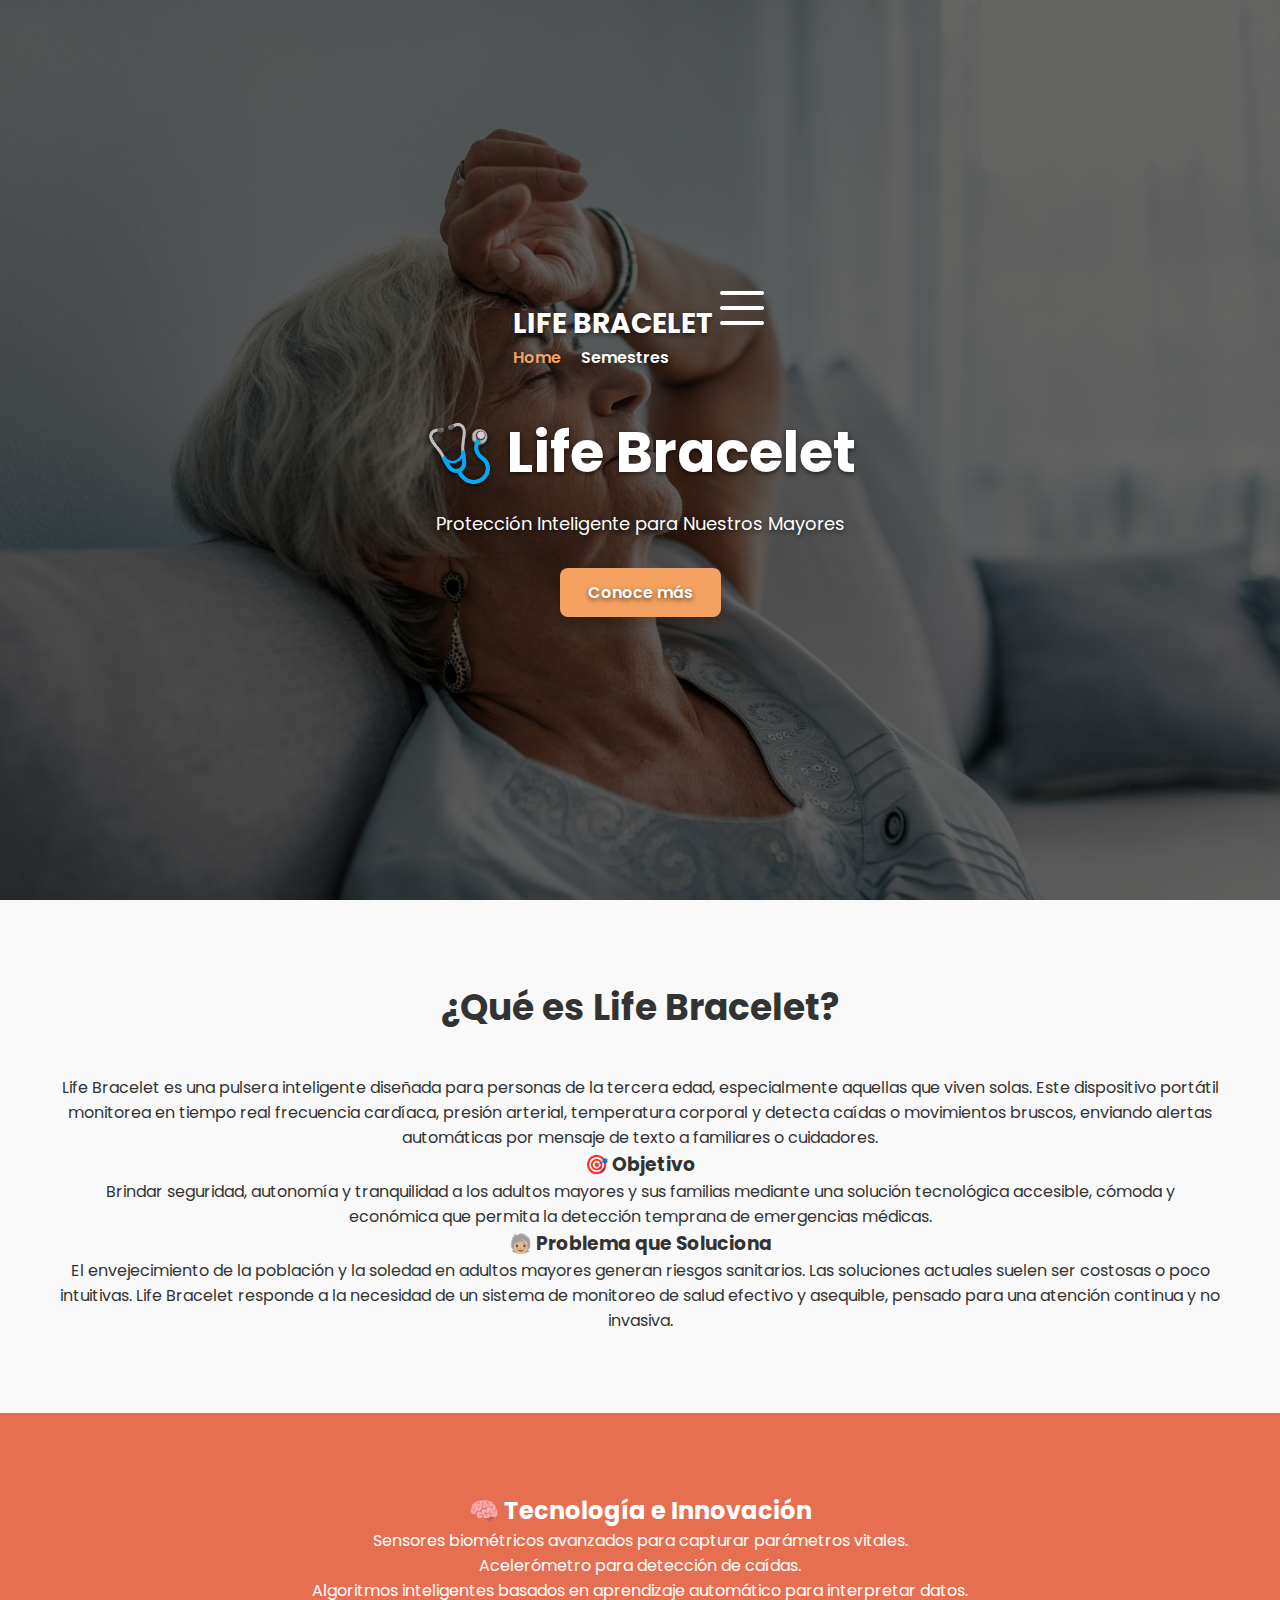
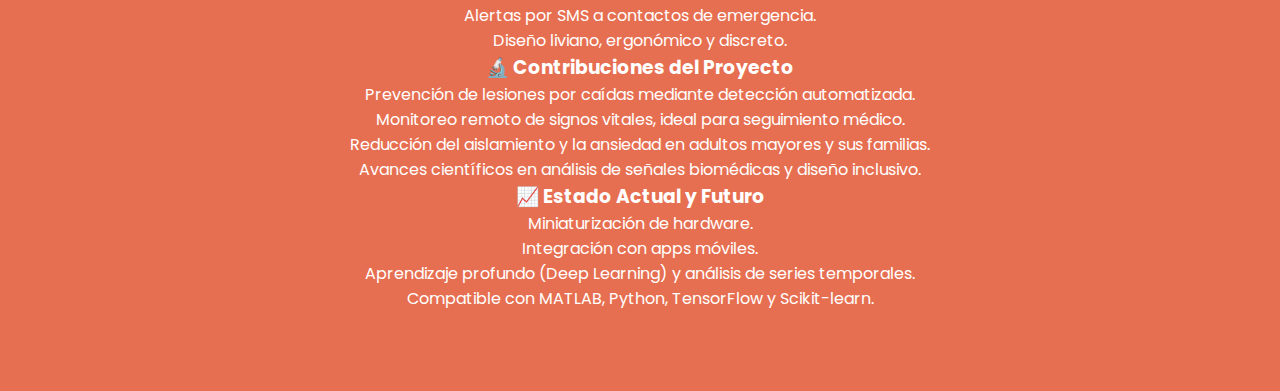
<file: lifebracelet/index.html>
<!DOCTYPE html>
<html lang="es">
<head>
    <meta charset="UTF-8" />
    <meta name="viewport" content="width=device-width, initial-scale=1" />
    <title>Life Bracelet - Protección Inteligente</title>
    <link rel="stylesheet" href="css/style.css" />
</head>
<body>
    <header class="header">
        <div class="menu container">
            <a href="index.html" class="logo">Life Bracelet</a>
            <label for="menu-toggle">
                <img src="img/menu.png" class="menu-icon" alt="Menú" />
            </label>
            <nav class="navbar">
                <ul>
                    <li><a href="index.html" class="active">Home</a></li>
                    <li><a href="semestres.html">Semestres</a></li>

                </ul>
            </nav>
        </div>
        <div class="header-content container">
            <h1>🩺 Life Bracelet</h1>
            <p>Protección Inteligente para Nuestros Mayores</p>
            <a href="#proyecto" class="btn">Conoce más</a>
        </div>
    </header>

    <section id="proyecto" class="services">
        <div class="services-content container">
            <h2>¿Qué es Life Bracelet?</h2>
            <p>Life Bracelet es una pulsera inteligente diseñada para personas de la tercera edad, especialmente aquellas que viven solas. Este dispositivo portátil monitorea en tiempo real frecuencia cardíaca, presión arterial, temperatura corporal y detecta caídas o movimientos bruscos, enviando alertas automáticas por mensaje de texto a familiares o cuidadores.</p>

            <h3>🎯 Objetivo</h3>
            <p>Brindar seguridad, autonomía y tranquilidad a los adultos mayores y sus familias mediante una solución tecnológica accesible, cómoda y económica que permita la detección temprana de emergencias médicas.</p>

            <h3>🧓🏼 Problema que Soluciona</h3>
            <p>El envejecimiento de la población y la soledad en adultos mayores generan riesgos sanitarios. Las soluciones actuales suelen ser costosas o poco intuitivas. Life Bracelet responde a la necesidad de un sistema de monitoreo de salud efectivo y asequible, pensado para una atención continua y no invasiva.</p>
        </div>
    </section>

    <section id="tecnologia" class="general">
        <div class="general-content container">
            <h2>🧠 Tecnología e Innovación</h2>
            <ul>
                <li>Sensores biométricos avanzados para capturar parámetros vitales.</li>
                <li>Acelerómetro para detección de caídas.</li>
                <li>Algoritmos inteligentes basados en aprendizaje automático para interpretar datos.</li>
                <li>Alertas por SMS a contactos de emergencia.</li>
                <li>Diseño liviano, ergonómico y discreto.</li>
            </ul>

            <h3>🔬 Contribuciones del Proyecto</h3>
            <ul>
                <li>Prevención de lesiones por caídas mediante detección automatizada.</li>
                <li>Monitoreo remoto de signos vitales, ideal para seguimiento médico.</li>
                <li>Reducción del aislamiento y la ansiedad en adultos mayores y sus familias.</li>
                <li>Avances científicos en análisis de señales biomédicas y diseño inclusivo.</li>
            </ul>

            <h3>📈 Estado Actual y Futuro</h3>
            <ul>
                <li>Miniaturización de hardware.</li>
                <li>Integración con apps móviles.</li>
                <li>Aprendizaje profundo (Deep Learning) y análisis de series temporales.</li>
                <li>Compatible con MATLAB, Python, TensorFlow y Scikit-learn.</li>
            </ul>
        </div>
    </section>

</body>
</html>
</file>
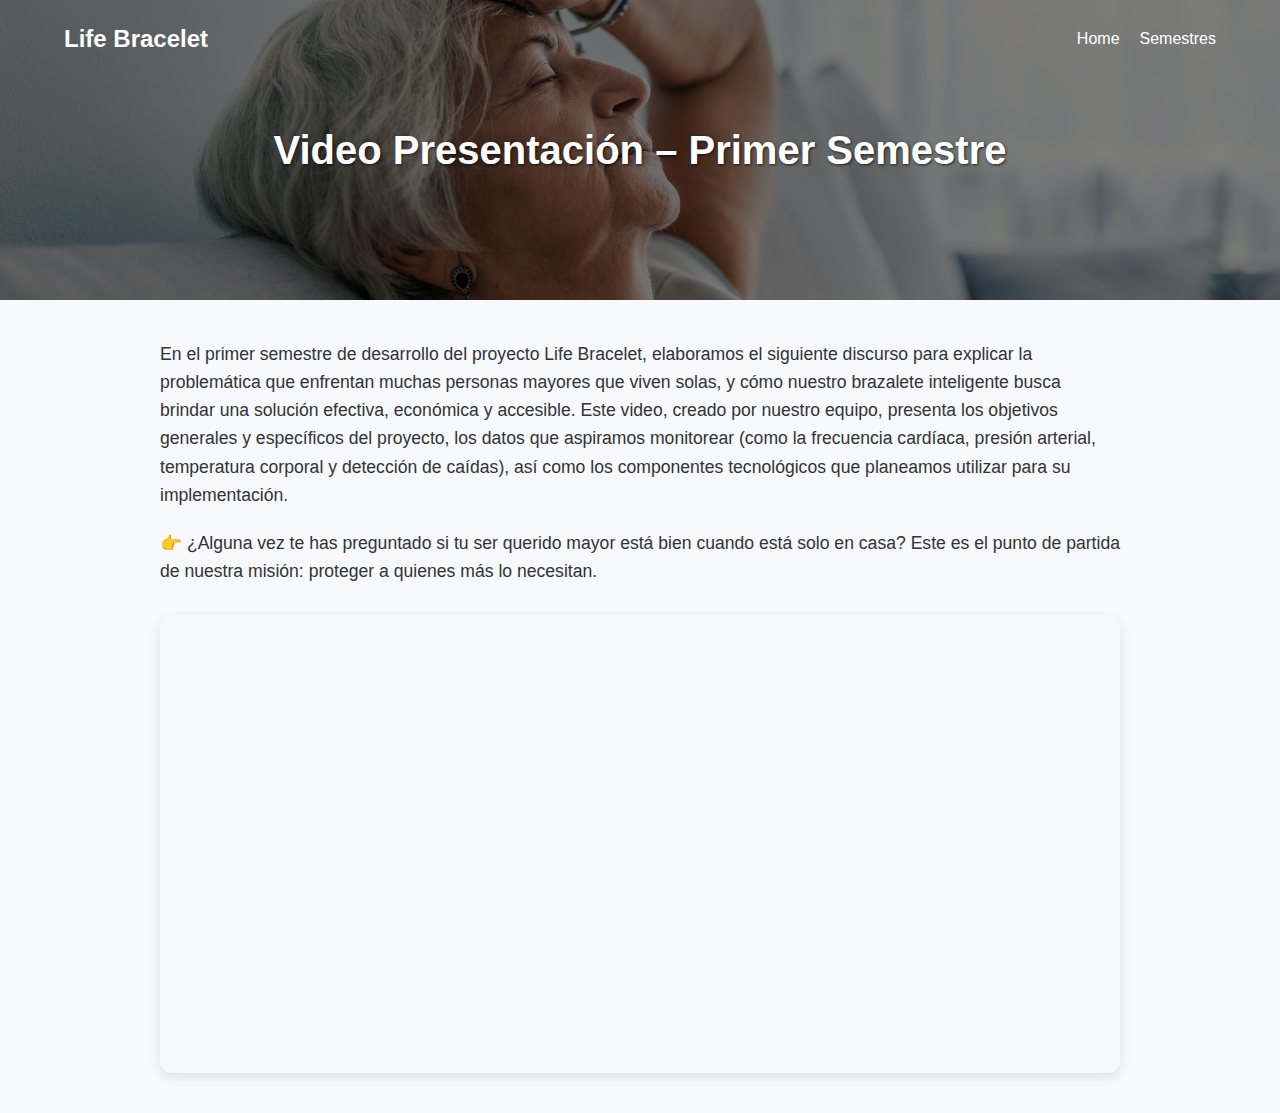
<file: lifebracelet/semestre1.html>
<!DOCTYPE html>
<html lang="es">
<head>
    <meta charset="UTF-8">
    <meta name="viewport" content="width=device-width, initial-scale=1.0">
    <title>Semestre 1 - Life Bracelet</title>
    <link rel="stylesheet" href="css/semestre1.css">
</head>
<body>

    <header class="header">
        <div class="menu_container">
            <a href="index.html" class="logo">Life Bracelet</a>
            <input type="checkbox" id="menu">
            <label for="menu">
                <img src="img/menu.png" class="menu_icono" alt="Menú">
            </label>
            <nav class="navbar">
                <ul>
                    <li><a href="index.html">Home</a></li>
                    <li><a href="semestres.html">Semestres</a></li>

                </ul>
            </nav>
        </div>
        <div class="header_content container">
            <h1>Video Presentación – Primer Semestre</h1>
        </div>
    </header>

    <section class="content container">
        <p>
            En el primer semestre de desarrollo del proyecto Life Bracelet, elaboramos el siguiente discurso para explicar la problemática que enfrentan muchas personas mayores que viven solas, y cómo nuestro brazalete inteligente busca brindar una solución efectiva, económica y accesible. Este video, creado por nuestro equipo, presenta los objetivos generales y específicos del proyecto, los datos que aspiramos monitorear (como la frecuencia cardíaca, presión arterial, temperatura corporal y detección de caídas), así como los componentes tecnológicos que planeamos utilizar para su implementación.
        </p>
        <p>
            👉 ¿Alguna vez te has preguntado si tu ser querido mayor está bien cuando está solo en casa? Este es el punto de partida de nuestra misión: proteger a quienes más lo necesitan.
        </p>

        <div class="video_container">
            <iframe width="100%" height="450" src="https://www.youtube.com/embed/3JvkqC3mMDg?si=EJ2bBh1JfSTwI2Ob" 
            title="Video Semestre 1" frameborder="0" allowfullscreen></iframe>
        </div>
    </section>

</body>
</html>
</file>
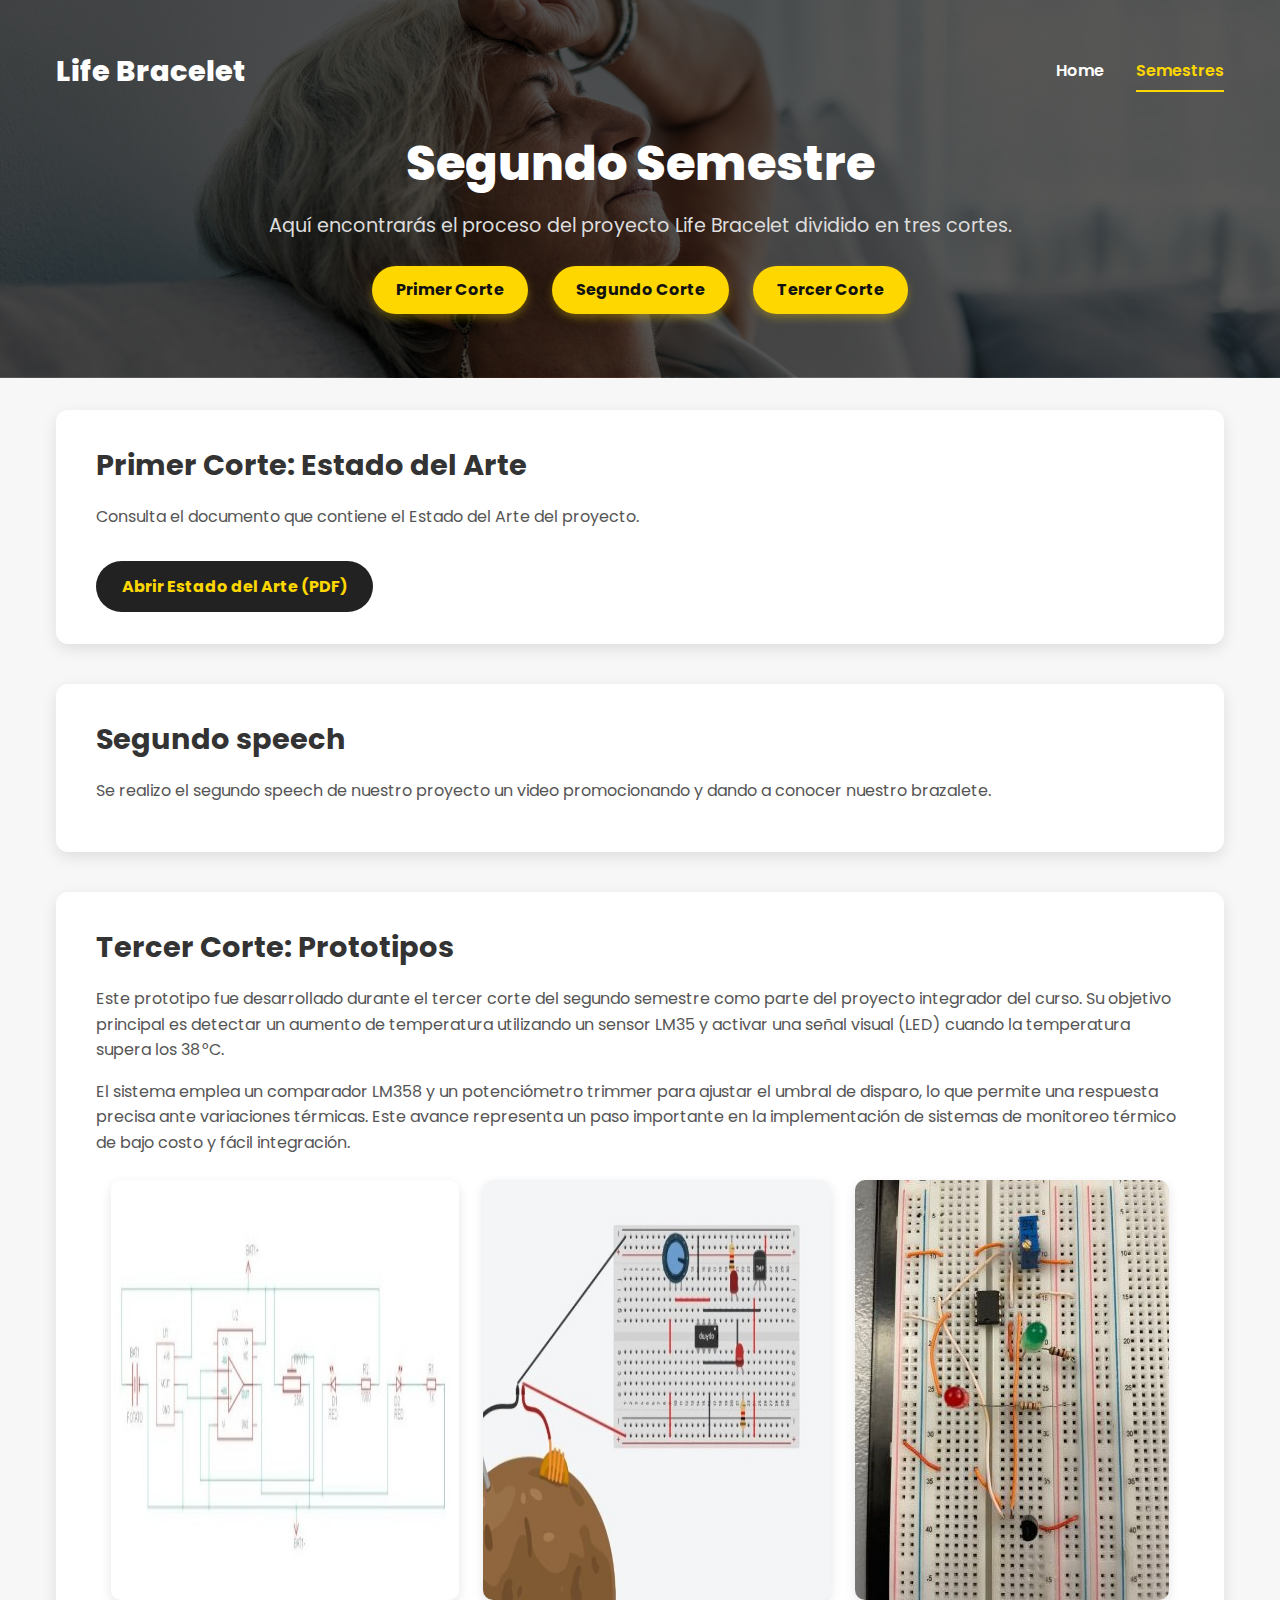
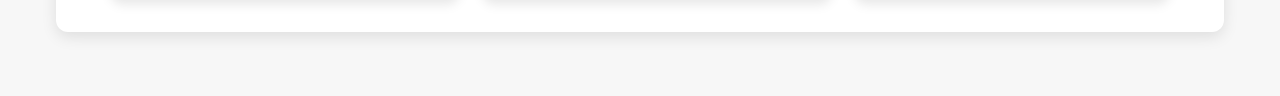
<file: lifebracelet/semestre2.html>
<!DOCTYPE html>
<html lang="es">
<head>
  <meta charset="UTF-8" />
  <meta name="viewport" content="width=device-width, initial-scale=1" />
  <title>Life Bracelet - Semestre 2</title>
  <link rel="stylesheet" href="css/semestre2.css" />
</head>
<body>
  <header class="header">
    <div class="menu_container container">
      <a href="index.html" class="logo">Life Bracelet</a>
      <label for="menu" class="menu_label">
        <img src="img/menu.png" alt="Menú" class="menu_icono" />
      </label>
      <nav class="navbar">
        <ul>
          <li><a href="index.html">Home</a></li>
          <li><a href="semestres.html" class="active">Semestres</a></li>

        </ul>
      </nav>
    </div>
    <div class="header_content container">
      <h1>Segundo Semestre</h1>
      <p class="subtitle">Aquí encontrarás el proceso del proyecto Life Bracelet dividido en tres cortes.</p>
      <nav class="subnav">
        <a href="#corte1" class="btn_nav">Primer Corte</a>
        <a href="#corte2" class="btn_nav">Segundo Corte</a>
        <a href="#corte3" class="btn_nav">Tercer Corte</a>
      </nav>
    </div>
  </header>

  <main class="container main_content">
    <!-- Primer Corte -->
    <section id="corte1" class="corte_section">
      <h2>Primer Corte: Estado del Arte</h2>
      <p>Consulta el documento que contiene el Estado del Arte del proyecto.</p>
      <a href="img/EstadodelArte.pdf" target="_blank" class="btn_doc">Abrir Estado del Arte (PDF)</a>
    </section>

    <!-- Segundo Corte -->
    <section id="corte2" class="corte_section">
      <h2>Segundo speech</h2>
      <p>Se realizo el segundo speech de nuestro proyecto un video promocionando y dando a conocer nuestro brazalete.</p>
    </section>

    <!-- Tercer Corte -->
<!-- Tercer Corte -->
<section id="corte3" class="corte_section">
  <h2>Tercer Corte: Prototipos</h2>
  <p>
    Este prototipo fue desarrollado durante el tercer corte del segundo semestre como parte del proyecto integrador del curso. Su objetivo principal es detectar un aumento de temperatura utilizando un sensor LM35 y activar una señal visual (LED) cuando la temperatura supera los 38 °C.
  </p>
  <p>
    El sistema emplea un comparador LM358 y un potenciómetro trimmer para ajustar el umbral de disparo, lo que permite una respuesta precisa ante variaciones térmicas. Este avance representa un paso importante en la implementación de sistemas de monitoreo térmico de bajo costo y fácil integración.
  </p>
   <div class="imagenes_prototipo">
    <img src="img/esquemaprimerprototipo.jpg" alt="Esquema Primer Prototipo" />
    <img src="img/simulacionprimerprototipo.jpg" alt="Simulación Primer Prototipo" />
    <img src="img/protoboard.jpg" alt="Prototipo en Protoboard" />
  </div>


  </main>
</body>
</html>
</file>
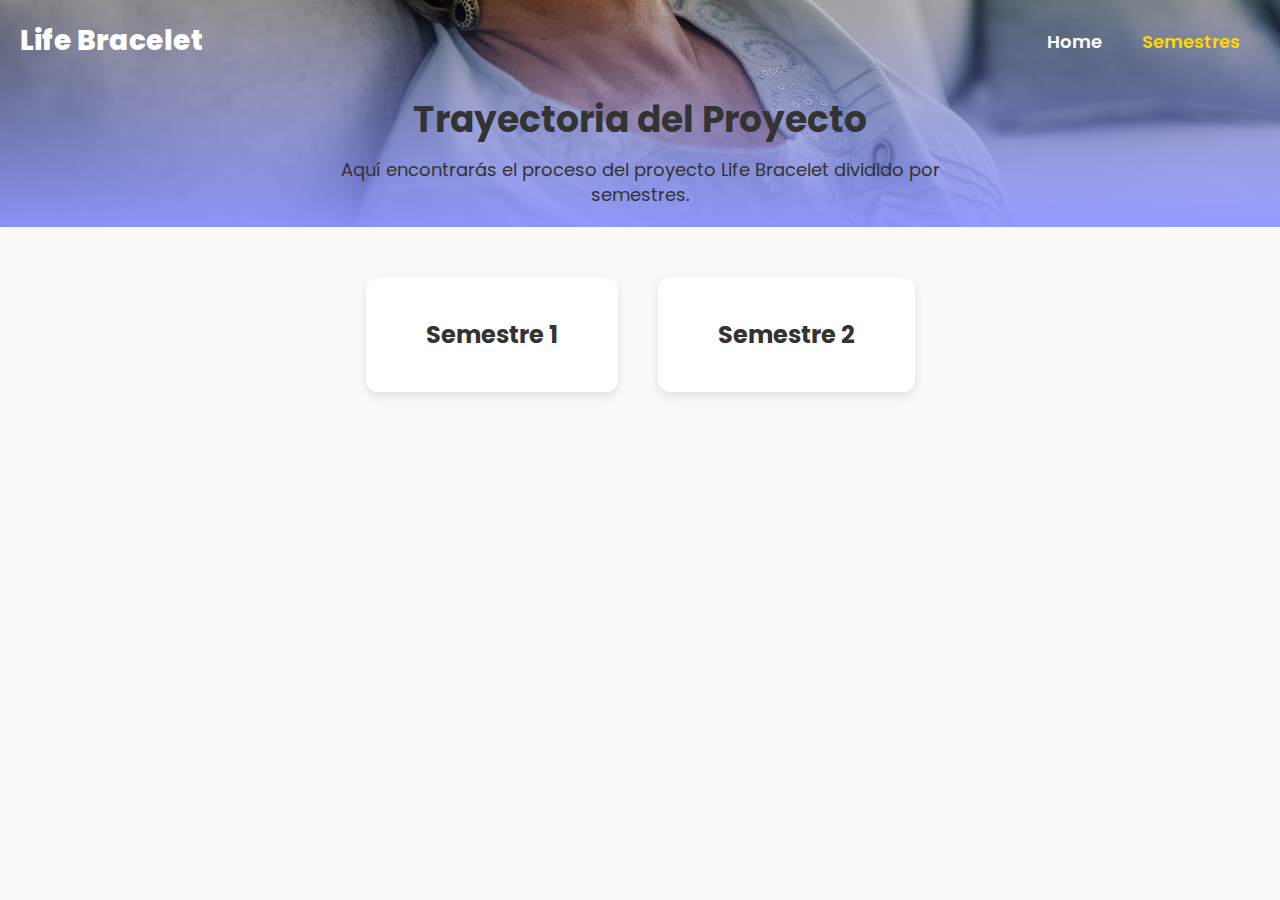
<file: lifebracelet/semestres.html>
<!DOCTYPE html>
<html lang="es">
<head>
    <meta charset="UTF-8" />
    <meta name="viewport" content="width=device-width, initial-scale=1" />
    <title>Life Bracelet - Semestres</title>
    <link rel="stylesheet" href="css/semestres.css" />
</head>
<body>
    <header class="header">
        <div class="menu_container">
            <a href="index.html" class="logo">Life Bracelet</a>
            <label for="menu">
                <img src="img/menu.png" class="menu_icono" alt="Menú" />
            </label>
            <nav class="navbar">
                <ul>
                    <li><a href="index.html">Home</a></li>
                    <li><a href="semestres.html" class="active">Semestres</a></li>

                </ul>
            </nav>
        </div>
        <div class="header_content container">
            <h1>Trayectoria del Proyecto</h1>
            <p class="tecti">Aquí encontrarás el proceso del proyecto Life Bracelet dividido por semestres.</p>
        </div>
    </header>

    <main class="main-content container">
        <div class="semestres-options">
            <a href="semestre1.html" class="semestre-card">Semestre 1</a>
            <a href="semestre2.html" class="semestre-card">Semestre 2</a>
        </div>
    </main>
</body>
</html>
</file>
<file: lifebracelet/css/style.css>
@import url('https://fonts.googleapis.com/css2?family=Poppins:wght@400;600;700&display=swap');

* {
    margin: 0;
    padding: 0;
    box-sizing: border-box;
    text-decoration: none;
    list-style: none;
    scroll-behavior: smooth;
}

body {
    font-family: 'Poppins', sans-serif;
    background: #fff;
    color: #333;
}

.container {
    max-width: 1200px;
    margin: 0 auto;
    padding: 0 20px;
}

.header {
    background: linear-gradient(rgba(0,0,0,0.6), rgba(0,0,0,0.6)), url('../img/elderly1.jpg') center bottom/cover no-repeat;
    background-size: cover;
    background-position: center;
    min-height: 100vh;
    display: flex;
    flex-direction: column;
    justify-content: center;
    color: #fff;
    text-shadow: 0 2px 5px rgba(0,0,0,0.6);
}

/* NAVBAR estilo igual que los otros */
.menu_container {
    display: flex;
    justify-content: space-between;
    align-items: center;
    padding: 20px 0;
    position: relative;
}

.logo {
    font-size: 28px;
    font-weight: bold;
    color: #fff;
    text-transform: uppercase;
}

.menu_icono {
    width: 30px;
    cursor: pointer;
    display: none;
}

.navbar ul {
    display: flex;
    gap: 20px;
}

.navbar ul li a {
    color: #fff;
    font-weight: 600;
    transition: color 0.3s ease;
}

.navbar ul li a:hover,
.navbar ul li a.active {
    color: #f4a261;
}

#menu {
    display: none;
}

/* HEADER TEXT */
.header-content {
    text-align: center;
    margin-top: 40px;
}

.header-content h1 {
    font-size: 56px;
    margin-bottom: 15px;
    animation: fadeInDown 1s ease;
}

.header-content p {
    font-size: 18px;
    max-width: 600px;
    margin: 0 auto;
    line-height: 1.6;
    animation: fadeInUp 1s ease;
}

.btn {
    background-color: #f4a261;
    color: white;
    padding: 12px 28px;
    border-radius: 8px;
    margin-top: 30px;
    display: inline-block;
    font-weight: 600;
    box-shadow: 0 4px 10px rgba(0,0,0,0.2);
    transition: all 0.3s ease;
}

.btn:hover {
    background-color: #e76f51;
    transform: translateY(-2px);
}

/* SECTION: SERVICES */
.services {
    padding: 80px 20px;
    background-color: #f9f9f9;
    text-align: center;
}

.services h2 {
    font-size: 36px;
    margin-bottom: 40px;
}

.services-group {
    display: flex;
    justify-content: space-around;
    gap: 30px;
    flex-wrap: wrap;
}

.service {
    background: #fff;
    padding: 25px;
    border-radius: 12px;
    box-shadow: 0 4px 12px rgba(0,0,0,0.1);
    transition: transform 0.3s ease, box-shadow 0.3s ease;
    width: 30%;
}

.service:hover {
    transform: translateY(-5px);
    box-shadow: 0 8px 18px rgba(0,0,0,0.15);
}

/* SECTION: GENERAL */
.general {
    padding: 80px 20px;
    background-color: #e76f51;
    color: #fff;
    text-align: center;
}

/* SECTION: BLOG */
.blog {
    padding: 80px 20px;
    text-align: center;
}

.blog h2 {
    font-size: 36px;
    margin-bottom: 40px;
}

.blog-content {
    display: flex;
    gap: 30px;
    flex-wrap: wrap;
    justify-content: center;
}

.blog-post {
    width: 30%;
    background: #fff;
    padding: 20px;
    border-radius: 12px;
    box-shadow: 0 4px 12px rgba(0,0,0,0.1);
    transition: transform 0.3s ease;
}

.blog-post:hover {
    transform: scale(1.03);
}

.intro {
    text-align: center;
    padding: 100px 20px;
    color: #fff;
}

.tecti {
    color: #fff;
}

/* ANIMACIONES */
@keyframes fadeInDown {
    from { opacity: 0; transform: translateY(-20px); }
    to { opacity: 1; transform: translateY(0); }
}

@keyframes fadeInUp {
    from { opacity: 0; transform: translateY(20px); }
    to { opacity: 1; transform: translateY(0); }
}

/* RESPONSIVE */
@media (max-width: 768px) {
    .navbar ul {
        flex-direction: column;
        background: rgba(0,0,0,0.85);
        position: absolute;
        top: 60px;
        right: 0;
        width: 200px;
        padding: 20px;
        display: none;
    }

    #menu:checked + label + .navbar ul {
        display: flex;
    }

    .menu_icono {
        display: block;
    }

    .services-group,
    .blog-content {
        flex-direction: column;
        align-items: center;
    }

    .service,
    .blog-post {
        width: 80%;
    }

    .header-content h1 {
        font-size: 36px;
    }
}
</file>
<file: lifebracelet/css/semestre2.css>
@import url('https://fonts.googleapis.com/css2?family=Poppins:wght@400;500;700;800&display=swap');

* {
  margin: 0;
  padding: 0;
  box-sizing: border-box;
  text-decoration: none;
  list-style: none;
}

body {
  font-family: 'Poppins', sans-serif;
  background: #f7f7f7;
  color: #222;
  line-height: 1.6;
}

.container {
  max-width: 1200px;
  margin: 0 auto;
  padding: 0 1rem;
}

.header {
  background-image: linear-gradient(
      rgba(0, 0, 0, 0.65),
      rgba(0, 0, 0, 0.65)
    ),
    url('../img/elderly1.jpg');
  background-position: center center;
  background-repeat: no-repeat;
  background-size: cover;
  color: white;
  padding: 3rem 0 4rem;
  text-align: center;
  position: relative;
}

.menu_container {
  display: flex;
  align-items: center;
  justify-content: space-between;
  max-width: 1200px;
  margin: 0 auto 2rem;
  padding: 0 1rem;
  position: relative;
}

.logo {
  font-weight: 800;
  font-size: 1.8rem;
  color: #fff;
}

.menu_label {
  display: none;
  cursor: pointer;
}

.menu_icono {
  width: 28px;
  filter: invert(1);
}

.navbar ul {
  display: flex;
  gap: 2rem;
  list-style: none;
}

.navbar ul li a {
  color: #fff;
  font-weight: 600;
  font-size: 1rem;
  padding: 0.5rem 0;
  transition: color 0.3s ease;
}

.navbar ul li a:hover,
.navbar ul li a.active {
  color: #ffd700;
  border-bottom: 2px solid #ffd700;
}

.header_content h1 {
  font-size: 3rem;
  font-weight: 800;
  margin-bottom: 0.5rem;
}

.subtitle {
  font-size: 1.2rem;
  margin-bottom: 1.5rem;
  color: #ddd;
}

.subnav {
  display: flex;
  justify-content: center;
  gap: 1.5rem;
  flex-wrap: wrap;
}

.btn_nav {
  background-color: #ffd700;
  color: #111;
  padding: 0.7rem 1.5rem;
  font-weight: 700;
  border-radius: 30px;
  box-shadow: 0 4px 8px rgb(255 215 0 / 0.3);
  transition: background-color 0.3s ease;
}

.btn_nav:hover {
  background-color: #e6c200;
  color: #000;
}

.main_content {
  margin: 2rem auto 4rem;
}

.corte_section {
  background: white;
  padding: 2rem 2.5rem;
  border-radius: 12px;
  box-shadow: 0 5px 15px rgb(0 0 0 / 0.1);
  margin-bottom: 2.5rem;
}

.corte_section h2 {
  font-weight: 700;
  font-size: 1.8rem;
  margin-bottom: 1rem;
  color: #333;
}

.corte_section p {
  font-size: 1rem;
  color: #555;
  margin-bottom: 1rem;
}

.btn_doc {
  display: inline-block;
  background-color: #222;
  color: #ffd700;
  font-weight: 700;
  padding: 0.8rem 1.6rem;
  border-radius: 30px;
  transition: background-color 0.3s ease;
  text-align: center;
  margin-top: 1rem;
}

.btn_doc:hover {
  background-color: #555;
  color: #fff;
}

/* Responsive Menu (for smaller screens) */
@media (max-width: 768px) {
  .navbar ul {
    display: none;
  }

  .menu_label {
    display: block;
  }

  #menu:checked + .menu_label + .navbar ul {
    display: flex;
    flex-direction: column;
    gap: 1rem;
    background: rgba(0, 0, 0, 0.8);
    position: absolute;
    top: 56px;
    right: 10px;
    padding: 1rem 2rem;
    border-radius: 10px;
  }
}



.imagenes_prototipo {
  display: flex;
  flex-wrap: wrap;
  gap: 1.5rem;
  margin-top: 1.5rem;
  justify-content: center;
}

.imagenes_prototipo img {
  max-width: 32%;
  border-radius: 10px;
  box-shadow: 0 4px 12px rgb(0 0 0 / 0.1);
  transition: transform 0.3s ease;
  cursor: pointer;
}

.imagenes_prototipo img:hover {
  transform: scale(1.05);
  box-shadow: 0 8px 20px rgb(0 0 0 / 0.2);
}

/* Responsivo para pantallas pequeñas */
@media (max-width: 768px) {
  .imagenes_prototipo img {
    max-width: 100%;
  }
}
</file>
<file: lifebracelet/css/semestres.css>
@import url('https://fonts.googleapis.com/css2?family=Poppins:wght@400;500;700;800&display=swap');

* {
    margin: 0;
    padding: 0;
    box-sizing: border-box;
    text-decoration: none;
    list-style: none;
    font-family: 'Poppins', sans-serif;
    color: #333;
}

body {
    background-color: #f9f9f9;
}

.container {
    max-width: 1200px;
    margin: 0 auto;
    padding: 0 20px;
}

.header {
    background: linear-gradient(rgba(0,0,0,0.2), rgba(142, 150, 255, 0.938)), url('../img/elderly1.jpg') center bottom/cover no-repeat;
    color: #fff;
    padding: 20px 0;
}

.menu_container {
    display: flex;
    align-items: center;
    justify-content: space-between;
    padding: 0 20px;
}

.logo {
    font-size: 28px;
    font-weight: 800;
    color: #fff;
}

.menu_icono {
    width: 25px;
    cursor: pointer;
    display: none;
}

/* Navbar styles */
.navbar ul {
    display: flex;
}

.navbar ul li a {
    color: #fff;
    padding: 20px;
    font-weight: 600;
    font-size: 18px;
    transition: color 0.3s ease;
}

.navbar ul li a:hover,
.navbar ul li a.active {
    color: #ffd700;
}

/* Responsive menu */
@media (max-width: 768px) {
    .menu_icono {
        display: block;
    }
    #menu {
        display: none;
    }
    nav.navbar {
        position: absolute;
        top: 70px;
        left: 0;
        width: 100%;
        background-color: rgba(0,0,0,0.9);
        flex-direction: column;
        display: none;
        padding: 10px 0;
    }
    #menu:checked + label + nav.navbar {
        display: flex;
    }
    .navbar ul {
        flex-direction: column;
        align-items: center;
    }
    .navbar ul li {
        width: 100%;
        text-align: center;
    }
    .navbar ul li a {
        padding: 15px 0;
    }
}

/* Header content */
.header_content {
    text-align: center;
    margin-top: 30px;
}

.header_content h1 {
    font-size: 36px;
    font-weight: 700;
    margin-bottom: 10px;
}

.header_content p {
    font-size: 18px;
    max-width: 600px;
    margin: 0 auto;
    line-height: 1.4;
}

/* Main content - Semestre options */
.main-content {
    margin: 50px auto;
    text-align: center;
}

.semestres-options {
    display: flex;
    justify-content: center;
    gap: 40px;
    flex-wrap: wrap;
}

.semestre-card {
    background-color: #fff;
    box-shadow: 0 4px 10px rgb(0 0 0 / 0.1);
    padding: 40px 60px;
    border-radius: 12px;
    font-size: 24px;
    font-weight: 700;
    color: #333;
    transition: transform 0.3s ease, box-shadow 0.3s ease;
    cursor: pointer;
    user-select: none;
    text-align: center;
}

.semestre-card:hover {
    transform: translateY(-8px);
    box-shadow: 0 10px 25px rgb(0 0 0 / 0.15);
    color: #007BFF;
}
</file>
<file: lifebracelet/css/semestre1.css>
/* Reset básico */
* {
    margin: 0;
    padding: 0;
    box-sizing: border-box;
}

/* Fuente general */
body {
    font-family: 'Segoe UI', Tahoma, Geneva, Verdana, sans-serif;
    background-color: #f7f9fc;
    color: #333;
    line-height: 1.6;
}

/* Header con fondo suave */
.header {
    background: linear-gradient(rgba(0, 0, 0, 0.5), rgba(0, 0, 0, 0.5)),
                url('../img/elderly1.jpg') no-repeat center center/cover;
    height: 300px;
    display: flex;
    align-items: center;
    justify-content: center;
    position: relative;
    text-align: center;
    color: white;
}

.header h1 {
    font-size: 2.5rem;
    font-weight: bold;
    text-shadow: 1px 1px 3px rgba(0, 0, 0, 0.7);
}

/* Menú de navegación */
.menu_container {
    position: absolute;
    top: 20px;
    width: 100%;
    padding: 0 5%;
    display: flex;
    justify-content: space-between;
    align-items: center;
}

.logo {
    font-size: 1.5rem;
    color: white;
    text-decoration: none;
    font-weight: bold;
}

.navbar ul {
    list-style: none;
    display: flex;
    gap: 20px;
}

.navbar a {
    text-decoration: none;
    color: white;
    font-weight: 500;
    transition: color 0.3s ease;
}

.navbar a:hover {
    color: #00c9a7;
}

.menu_icono {
    display: none;
}

#menu {
    display: none;
}

/* Contenido principal */
.container {
    max-width: 1000px;
    margin: 40px auto;
    padding: 0 20px;
}

.content p {
    margin-bottom: 20px;
    font-size: 1.1rem;
}

/* Video responsivo */
.video_container {
    margin-top: 30px;
    border-radius: 12px;
    overflow: hidden;
    box-shadow: 0 4px 12px rgba(0,0,0,0.1);
}

iframe {
    width: 100%;
    border: none;
}

/* Responsive para móviles */
@media (max-width: 768px) {
    .navbar ul {
        flex-direction: column;
        background-color: rgba(0, 0, 0, 0.8);
        position: absolute;
        top: 60px;
        right: 0;
        width: 200px;
        padding: 20px;
        display: none;
    }

    .navbar ul li {
        margin-bottom: 15px;
    }

    #menu:checked ~ .navbar ul {
        display: flex;
    }

    .menu_icono {
        display: block;
        width: 30px;
        cursor: pointer;
    }

    .header h1 {
        font-size: 1.8rem;
    }
}
</file>
